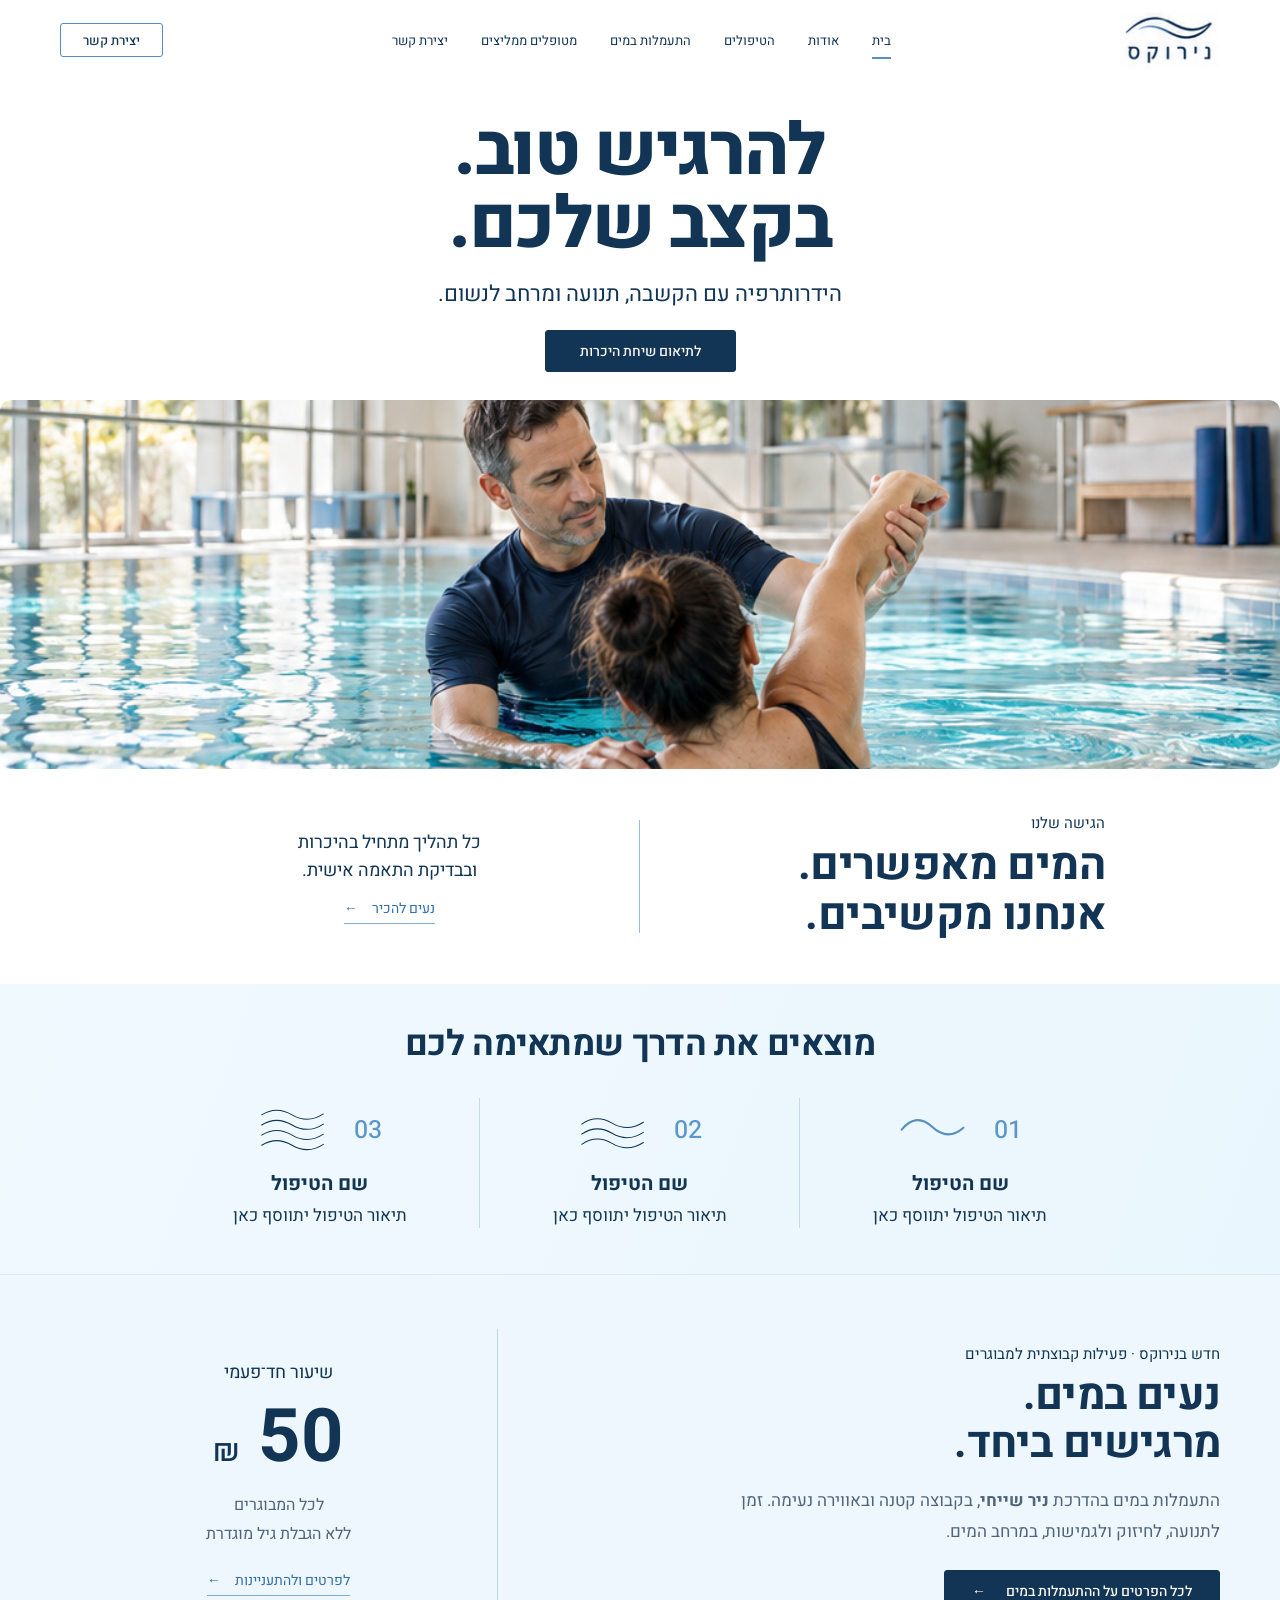
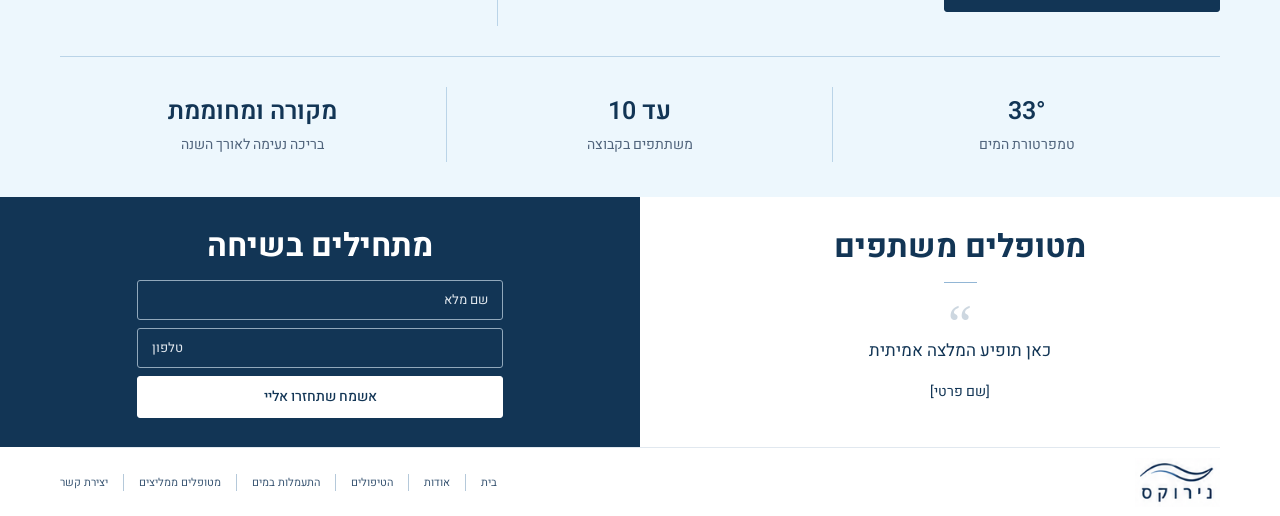
<file: index.html>
<!doctype html>
<html lang="he" dir="rtl"><head><meta charset="utf-8"><meta name="viewport" content="width=device-width, initial-scale=1"><title>הידרותרפיה בגישה אישית | נירוקס</title><meta name="description" content="נירוקס, הידרותרפיה והתעמלות במים. פעילות קבוצתית למבוגרים בהדרכת ניר שייחי, בבריכה מקורה ומחוממת."><meta name="theme-color" content="#123555"><link rel="icon" href="assets/favicon.svg" type="image/svg+xml"><link rel="stylesheet" href="styles.css"><script src="script.js" defer></script></head>
<body class="home-page"><a class="skip-link" href="#main-content">דילוג לתוכן</a><div class="site-shell"><header class="site-header container"><a class="brand" href="index.html" aria-label="נירוקס, עמוד הבית"><img src="assets/logo.png" width="105" height="60" alt="נירוקס"></a><nav class="main-nav" id="main-navigation" data-navigation aria-label="תפריט ראשי"><a href="index.html" aria-current="page">בית</a><a href="about.html">אודות</a><a href="treatments.html">הטיפולים</a><a href="water-exercise.html">התעמלות במים</a><a href="testimonials.html">מטופלים ממליצים</a><a href="contact.html">יצירת קשר</a></nav><a href="contact.html" class="button button-outline">יצירת קשר</a><button class="menu-toggle" type="button" data-menu-toggle aria-controls="main-navigation" aria-expanded="false" aria-label="פתיחת תפריט"><span></span><span></span><span></span></button></header><main id="main-content"><section class="home-hero" aria-label="ברוכים הבאים לנירוקס"><div class="hero-copy"><h1>להרגיש טוב.<br>בקצב שלכם.</h1><p>הידרותרפיה עם הקשבה, תנועה ומרחב לנשום.</p><a class="button" href="contact.html">לתיאום שיחת היכרות</a></div><img class="hero-image" src="assets/hydrotherapy.jpg" width="1024" height="369" alt="מטפל במים מלווה בעדינות תנועת זרוע של מטופלת בבריכה מוארת" fetchpriority="high"></section><section class="approach" aria-labelledby="approach-title"><div class="approach-heading"><span class="eyebrow">הגישה שלנו</span><h2 id="approach-title">המים מאפשרים.<br>אנחנו מקשיבים.</h2></div><div class="approach-copy"><p>כל תהליך מתחיל בהיכרות<br>ובבדיקת התאמה אישית.</p><a class="text-link" href="about.html">נעים להכיר <span aria-hidden="true">←</span></a></div></section><section class="treatments-preview" aria-labelledby="treatments-title"><h2 id="treatments-title">מוצאים את הדרך שמתאימה לכם</h2><div class="treatment-grid"><article class="treatment-item"><div class="treatment-top"><span class="treatment-number">01</span><svg class="water-icon" viewBox="0 0 76 54" aria-hidden="true"><path d="M4 26 Q20 7 37 23 T71 24" fill="none" stroke="#568fc1" stroke-width="2.3" stroke-linecap="round"/></svg></div><h3><a href="treatments.html#treatment-1">שם הטיפול<span class="sr-only"> 1</span></a></h3><p>תיאור הטיפול יתווסף כאן</p></article><article class="treatment-item"><div class="treatment-top"><span class="treatment-number">02</span><svg class="water-icon" viewBox="0 0 76 54" aria-hidden="true"><path d="M4 20 Q20 9 37 19 T71 18 M4 31 Q20 20 37 30 T71 29 M4 42 Q20 31 37 41 T71 40" fill="none" stroke="#123555" stroke-width="1.1" stroke-linecap="round"/></svg></div><h3><a href="treatments.html#treatment-2">שם הטיפול<span class="sr-only"> 2</span></a></h3><p>תיאור הטיפול יתווסף כאן</p></article><article class="treatment-item"><div class="treatment-top"><span class="treatment-number">03</span><svg class="water-icon" viewBox="0 0 76 54" aria-hidden="true"><path d="M4 10 Q20 0 37 10 T71 9 M4 21 Q20 11 37 21 T71 20 M4 32 Q20 22 37 32 T71 31 M4 43 Q20 33 37 43 T71 42" fill="none" stroke="#123555" stroke-width="1.1" stroke-linecap="round"/></svg></div><h3><a href="treatments.html#treatment-3">שם הטיפול<span class="sr-only"> 3</span></a></h3><p>תיאור הטיפול יתווסף כאן</p></article></div></section><section class="water-highlight" aria-labelledby="water-title"><div class="container"><div class="water-heading"><div><span class="eyebrow">חדש בנירוקס · פעילות קבוצתית למבוגרים</span><h2 id="water-title">נעים במים.<br>מרגישים ביחד.</h2><p>התעמלות במים בהדרכת <strong>ניר שייחי</strong>, בקבוצה קטנה ובאווירה נעימה. זמן לתנועה, לחיזוק ולגמישות, במרחב המים.</p><a class="button" href="water-exercise.html">לכל הפרטים על ההתעמלות במים <span aria-hidden="true">←</span></a></div><div class="water-price"><span>שיעור חד־פעמי</span><strong>50 <small>₪</small></strong><p>לכל המבוגרים<br>ללא הגבלת גיל מוגדרת</p><a class="text-link" href="contact.html#interest">לפרטים ולהתעניינות <span aria-hidden="true">←</span></a></div></div><div class="water-facts"><div><strong>33°</strong><span>טמפרטורת המים</span></div><div><strong>עד 10</strong><span>משתתפים בקבוצה</span></div><div><strong>מקורה ומחוממת</strong><span>בריכה נעימה לאורך השנה</span></div></div></div></section><div class="bottom-grid"><section class="testimonial-preview" aria-labelledby="testimonial-title"><h2 id="testimonial-title"><a href="testimonials.html">מטופלים משתפים</a></h2><span class="little-rule" aria-hidden="true"></span><span class="quote-mark" aria-hidden="true">“</span><blockquote>כאן תופיע המלצה אמיתית</blockquote><cite>[שם פרטי]</cite></section><section class="contact-panel" aria-labelledby="contact-title"><h2 id="contact-title">מתחילים בשיחה</h2><form class="compact-form" data-demo-form><div data-form-fields><div class="sr-only">טופס הדגמה בלבד. הפרטים אינם נשלחים או נשמרים.</div><div class="compact-fields"><div class="field"><label class="sr-only" for="home-name">שם מלא</label><input id="home-name" name="name" autocomplete="name" required maxlength="100" placeholder="שם מלא"></div><div class="field"><label class="sr-only" for="home-phone">טלפון</label><input id="home-phone" name="phone" type="tel" autocomplete="tel" required pattern="[+0-9 ()-]{8,20}" title="יש להזין מספר טלפון באורך 8 עד 20 תווים" maxlength="20" placeholder="טלפון"></div></div><button class="button button-white" type="submit">אשמח שתחזרו אליי</button></div><div class="form-status" data-form-status role="status" tabindex="-1" hidden><strong>תודה, הפרטים התקבלו.</strong><p>אחזור אליכם בהקדם.</p><small>זוהי הדגמה בלבד. הפרטים לא נשלחו ולא נשמרו.</small><button class="button button-white success-reset" type="button" data-form-reset>חזרה לטופס</button></div></form></section></div></main><footer class="site-footer container"><a class="brand" href="index.html" aria-label="נירוקס, עמוד הבית"><img src="assets/logo.png" width="105" height="60" alt="נירוקס"></a><nav class="footer-nav" aria-label="תפריט תחתון"><a href="index.html">בית</a><a href="about.html">אודות</a><a href="treatments.html">הטיפולים</a><a href="water-exercise.html">התעמלות במים</a><a href="testimonials.html">מטופלים ממליצים</a><a href="contact.html">יצירת קשר</a></nav></footer></div></body></html>
</file>
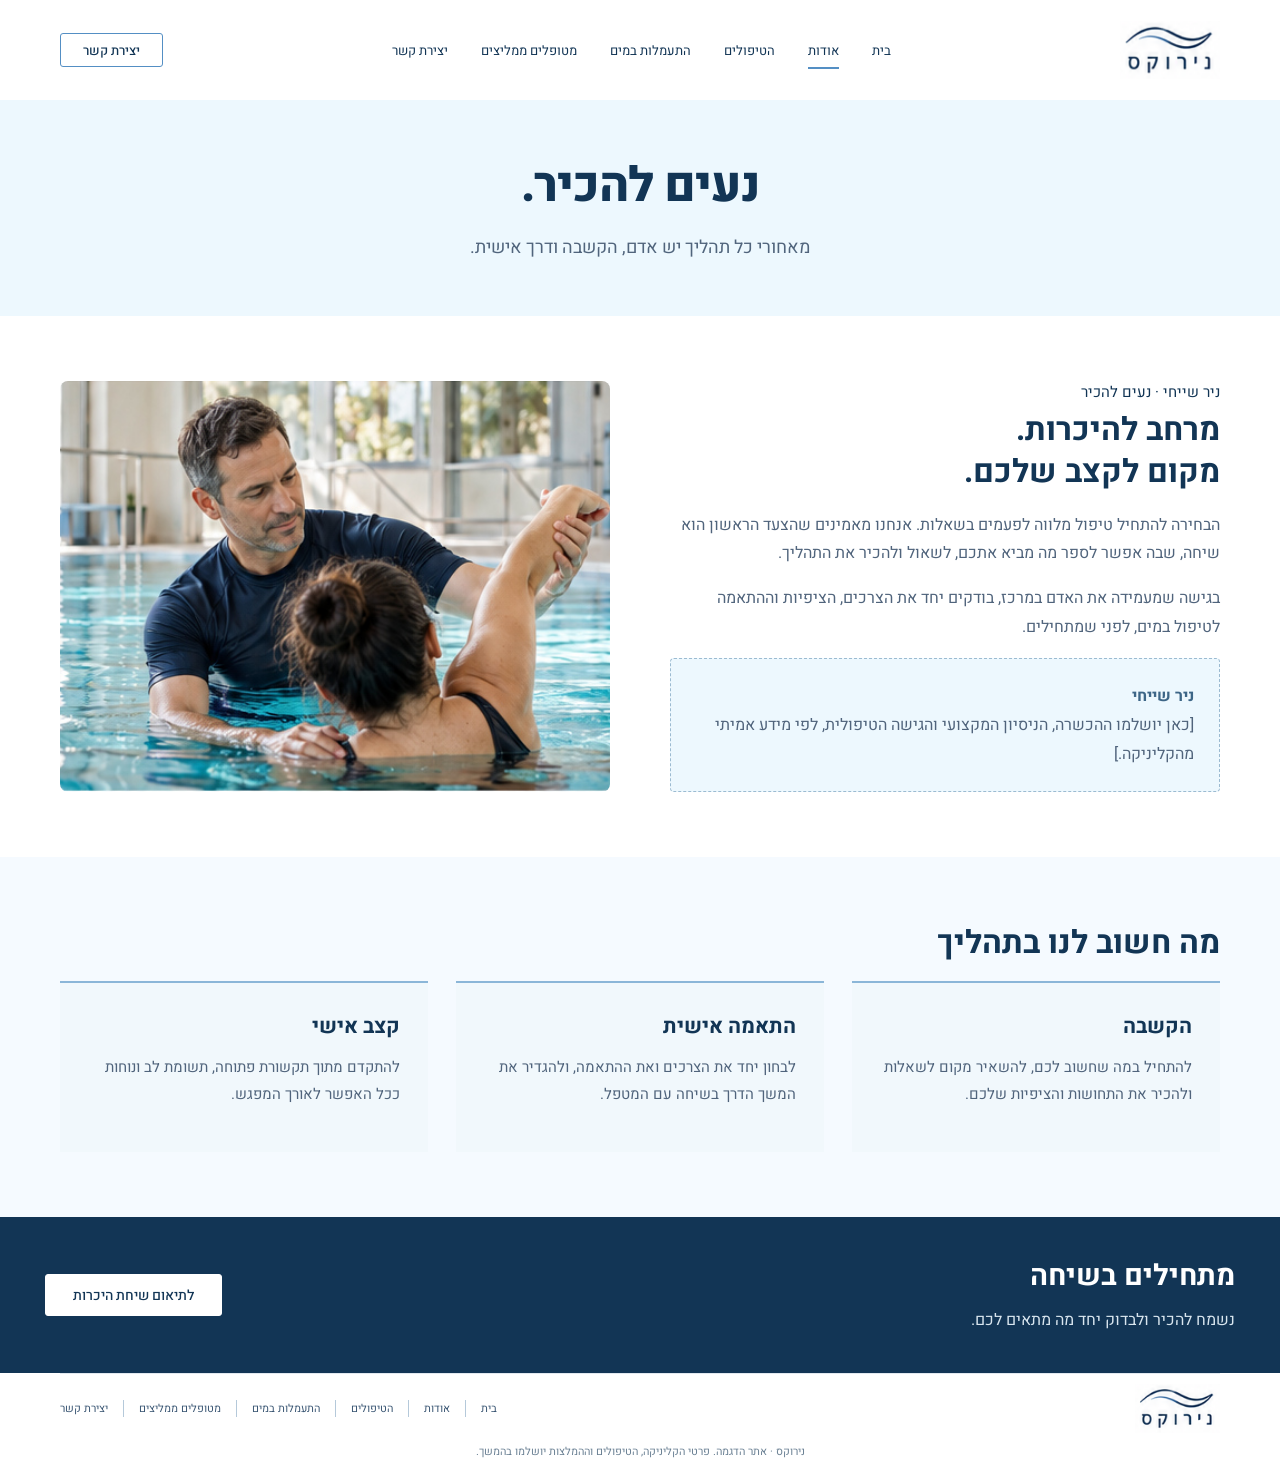
<file: about.html>
<!doctype html>
<html lang="he" dir="rtl"><head><meta charset="utf-8"><meta name="viewport" content="width=device-width, initial-scale=1"><title>אודות | נירוקס</title><meta name="description" content="נירוקס, הידרותרפיה והתעמלות במים. פעילות קבוצתית למבוגרים בהדרכת ניר שייחי, בבריכה מקורה ומחוממת."><meta name="theme-color" content="#123555"><link rel="icon" href="assets/favicon.svg" type="image/svg+xml"><link rel="stylesheet" href="styles.css"><script src="script.js" defer></script></head>
<body class="inner-page"><a class="skip-link" href="#main-content">דילוג לתוכן</a><div class="site-shell"><header class="site-header container"><a class="brand" href="index.html" aria-label="נירוקס, עמוד הבית"><img src="assets/logo.png" width="105" height="60" alt="נירוקס"></a><nav class="main-nav" id="main-navigation" data-navigation aria-label="תפריט ראשי"><a href="index.html">בית</a><a href="about.html" aria-current="page">אודות</a><a href="treatments.html">הטיפולים</a><a href="water-exercise.html">התעמלות במים</a><a href="testimonials.html">מטופלים ממליצים</a><a href="contact.html">יצירת קשר</a></nav><a href="contact.html" class="button button-outline">יצירת קשר</a><button class="menu-toggle" type="button" data-menu-toggle aria-controls="main-navigation" aria-expanded="false" aria-label="פתיחת תפריט"><span></span><span></span><span></span></button></header><main id="main-content"><section class="page-intro"><h1>נעים להכיר.</h1><p>מאחורי כל תהליך יש אדם, הקשבה ודרך אישית.</p></section><section class="content-section container split-layout"><div><span class="eyebrow">ניר שייחי · נעים להכיר</span><h2>מרחב להיכרות.<br>מקום לקצב שלכם.</h2><p>הבחירה להתחיל טיפול מלווה לפעמים בשאלות. אנחנו מאמינים שהצעד הראשון הוא שיחה, שבה אפשר לספר מה מביא אתכם, לשאול ולהכיר את התהליך.</p><p>בגישה שמעמידה את האדם במרכז, בודקים יחד את הצרכים, הציפיות וההתאמה לטיפול במים, לפני שמתחילים.</p><div class="placeholder-box"><strong>ניר שייחי</strong><p>[כאן יושלמו ההכשרה, הניסיון המקצועי והגישה הטיפולית, לפי מידע אמיתי מהקליניקה.]</p></div></div><img class="inner-photo" src="assets/hydrotherapy.jpg" width="1024" height="369" alt="ליווי אישי בזמן טיפול במים"></section><section class="subtle-background"><div class="content-section container"><h2>מה חשוב לנו בתהליך</h2><div class="info-grid"><article class="info-item"><h3>הקשבה</h3><p>להתחיל במה שחשוב לכם, להשאיר מקום לשאלות ולהכיר את התחושות והציפיות שלכם.</p></article><article class="info-item"><h3>התאמה אישית</h3><p>לבחון יחד את הצרכים ואת ההתאמה, ולהגדיר את המשך הדרך בשיחה עם המטפל.</p></article><article class="info-item"><h3>קצב אישי</h3><p>להתקדם מתוך תקשורת פתוחה, תשומת לב ונוחות ככל האפשר לאורך המפגש.</p></article></div></div></section><section class="wide-cta"><div><h2>מתחילים בשיחה</h2><p>נשמח להכיר ולבדוק יחד מה מתאים לכם.</p></div><a class="button button-white" href="contact.html">לתיאום שיחת היכרות</a></section></main><footer class="site-footer container"><a class="brand" href="index.html" aria-label="נירוקס, עמוד הבית"><img src="assets/logo.png" width="105" height="60" alt="נירוקס"></a><nav class="footer-nav" aria-label="תפריט תחתון"><a href="index.html">בית</a><a href="about.html">אודות</a><a href="treatments.html">הטיפולים</a><a href="water-exercise.html">התעמלות במים</a><a href="testimonials.html">מטופלים ממליצים</a><a href="contact.html">יצירת קשר</a></nav></footer><p class="footer-note">נירוקס · אתר הדגמה. פרטי הקליניקה, הטיפולים וההמלצות יושלמו בהמשך.</p></div></body></html>
</file>
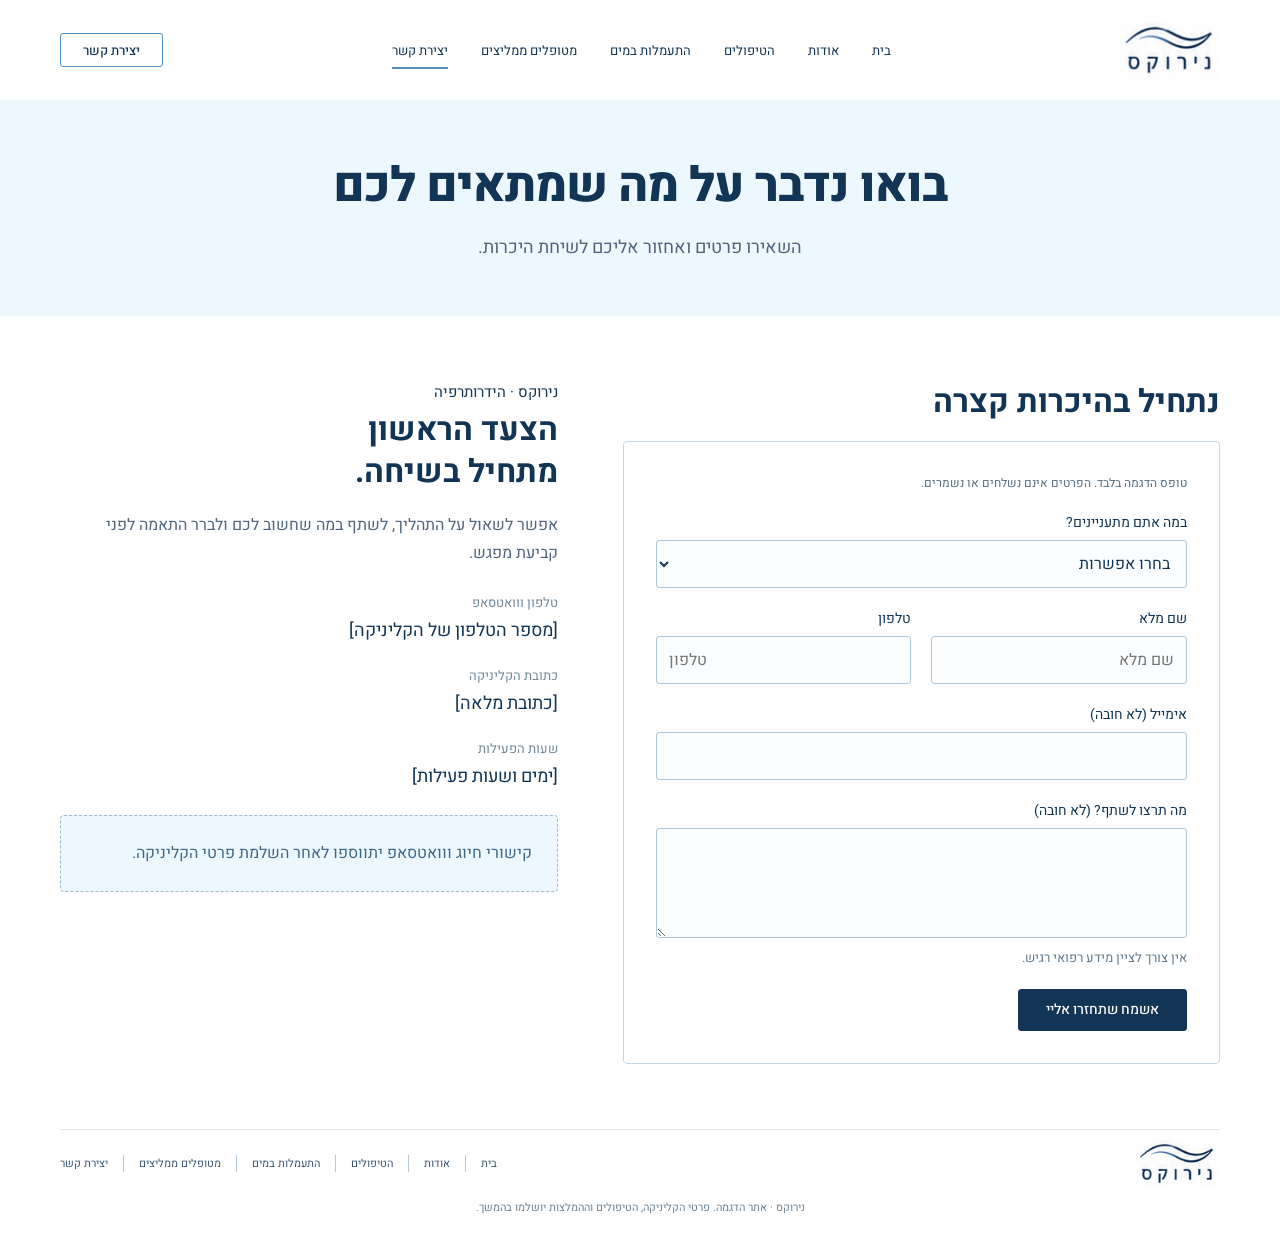
<file: contact.html>
<!doctype html>
<html lang="he" dir="rtl"><head><meta charset="utf-8"><meta name="viewport" content="width=device-width, initial-scale=1"><title>יצירת קשר | נירוקס</title><meta name="description" content="נירוקס, הידרותרפיה והתעמלות במים. פעילות קבוצתית למבוגרים בהדרכת ניר שייחי, בבריכה מקורה ומחוממת."><meta name="theme-color" content="#123555"><link rel="icon" href="assets/favicon.svg" type="image/svg+xml"><link rel="stylesheet" href="styles.css"><script src="script.js" defer></script></head>
<body class="inner-page"><a class="skip-link" href="#main-content">דילוג לתוכן</a><div class="site-shell"><header class="site-header container"><a class="brand" href="index.html" aria-label="נירוקס, עמוד הבית"><img src="assets/logo.png" width="105" height="60" alt="נירוקס"></a><nav class="main-nav" id="main-navigation" data-navigation aria-label="תפריט ראשי"><a href="index.html">בית</a><a href="about.html">אודות</a><a href="treatments.html">הטיפולים</a><a href="water-exercise.html">התעמלות במים</a><a href="testimonials.html">מטופלים ממליצים</a><a href="contact.html" aria-current="page">יצירת קשר</a></nav><a href="contact.html" class="button button-outline">יצירת קשר</a><button class="menu-toggle" type="button" data-menu-toggle aria-controls="main-navigation" aria-expanded="false" aria-label="פתיחת תפריט"><span></span><span></span><span></span></button></header><main id="main-content"><section class="page-intro"><h1>בואו נדבר על מה שמתאים לכם</h1><p>השאירו פרטים ואחזור אליכם לשיחת היכרות.</p></section><section class="content-section container contact-layout"><div><h2>נתחיל בהיכרות קצרה</h2><form class="full-form" data-demo-form><div data-form-fields><div class="demo-note">טופס הדגמה בלבד. הפרטים אינם נשלחים או נשמרים.</div><div class="field" id="interest"><label for="contact-interest">במה אתם מתעניינים?</label><select id="contact-interest" name="interest"><option value="">בחרו אפשרות</option><option value="hydrotherapy">הידרותרפיה</option><option value="water-exercise">התעמלות במים עם ניר שייחי</option><option value="both">אשמח לשמוע על שתי האפשרויות</option></select></div><div class="form-two-cols"><div class="field"><label  for="contact-name">שם מלא</label><input id="contact-name" name="name" autocomplete="name" required maxlength="100" placeholder="שם מלא"></div><div class="field"><label  for="contact-phone">טלפון</label><input id="contact-phone" name="phone" type="tel" autocomplete="tel" required pattern="[+0-9 ()-]{8,20}" title="יש להזין מספר טלפון באורך 8 עד 20 תווים" maxlength="20" placeholder="טלפון"></div></div><div class="field"><label for="contact-email">אימייל (לא חובה)</label><input id="contact-email" name="email" type="email" autocomplete="email" dir="ltr" maxlength="200"></div><div class="field"><label for="contact-message">מה תרצו לשתף? (לא חובה)</label><textarea id="contact-message" name="message" maxlength="2000" aria-describedby="contact-privacy"></textarea><span class="small-note" id="contact-privacy">אין צורך לציין מידע רפואי רגיש.</span></div><button class="button " type="submit">אשמח שתחזרו אליי</button></div><div class="form-status" data-form-status role="status" tabindex="-1" hidden><strong>תודה, הפרטים התקבלו.</strong><p>אחזור אליכם בהקדם.</p><small>זוהי הדגמה בלבד. הפרטים לא נשלחו ולא נשמרו.</small><button class="button  success-reset" type="button" data-form-reset>חזרה לטופס</button></div></form></div><aside class="contact-details"><span class="eyebrow">נירוקס · הידרותרפיה</span><h2>הצעד הראשון<br>מתחיל בשיחה.</h2><p>אפשר לשאול על התהליך, לשתף במה שחשוב לכם ולברר התאמה לפני קביעת מפגש.</p><dl><dt>טלפון ווואטסאפ</dt><dd>[מספר הטלפון של הקליניקה]</dd><dt>כתובת הקליניקה</dt><dd>[כתובת מלאה]</dd><dt>שעות הפעילות</dt><dd>[ימים ושעות פעילות]</dd></dl><div class="placeholder-box">קישורי חיוג ווואטסאפ יתווספו לאחר השלמת פרטי הקליניקה.</div></aside></section></main><footer class="site-footer container"><a class="brand" href="index.html" aria-label="נירוקס, עמוד הבית"><img src="assets/logo.png" width="105" height="60" alt="נירוקס"></a><nav class="footer-nav" aria-label="תפריט תחתון"><a href="index.html">בית</a><a href="about.html">אודות</a><a href="treatments.html">הטיפולים</a><a href="water-exercise.html">התעמלות במים</a><a href="testimonials.html">מטופלים ממליצים</a><a href="contact.html">יצירת קשר</a></nav></footer><p class="footer-note">נירוקס · אתר הדגמה. פרטי הקליניקה, הטיפולים וההמלצות יושלמו בהמשך.</p></div></body></html>
</file>
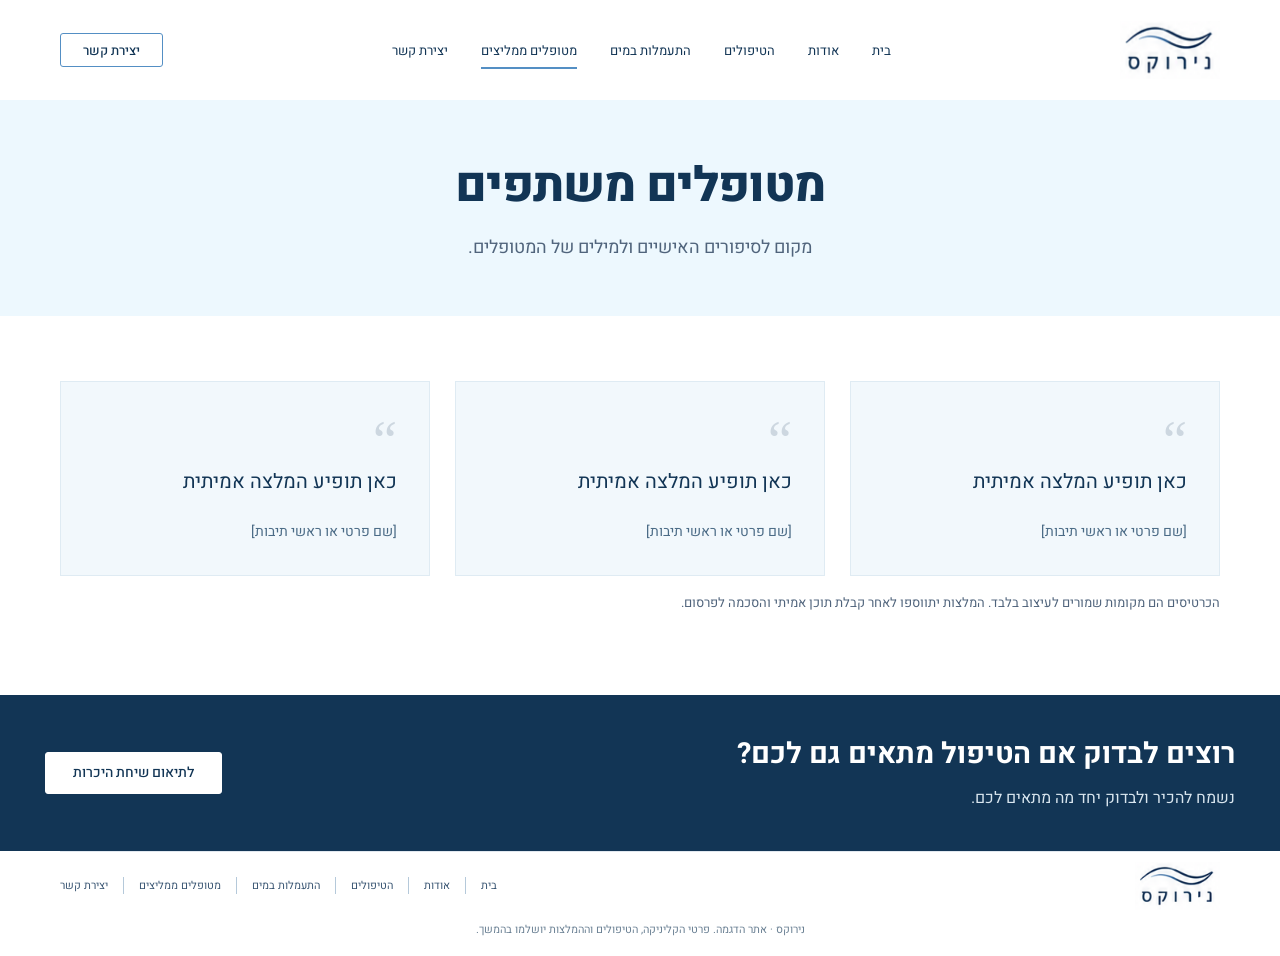
<file: testimonials.html>
<!doctype html>
<html lang="he" dir="rtl"><head><meta charset="utf-8"><meta name="viewport" content="width=device-width, initial-scale=1"><title>מטופלים ממליצים | נירוקס</title><meta name="description" content="נירוקס, הידרותרפיה והתעמלות במים. פעילות קבוצתית למבוגרים בהדרכת ניר שייחי, בבריכה מקורה ומחוממת."><meta name="theme-color" content="#123555"><link rel="icon" href="assets/favicon.svg" type="image/svg+xml"><link rel="stylesheet" href="styles.css"><script src="script.js" defer></script></head>
<body class="inner-page"><a class="skip-link" href="#main-content">דילוג לתוכן</a><div class="site-shell"><header class="site-header container"><a class="brand" href="index.html" aria-label="נירוקס, עמוד הבית"><img src="assets/logo.png" width="105" height="60" alt="נירוקס"></a><nav class="main-nav" id="main-navigation" data-navigation aria-label="תפריט ראשי"><a href="index.html">בית</a><a href="about.html">אודות</a><a href="treatments.html">הטיפולים</a><a href="water-exercise.html">התעמלות במים</a><a href="testimonials.html" aria-current="page">מטופלים ממליצים</a><a href="contact.html">יצירת קשר</a></nav><a href="contact.html" class="button button-outline">יצירת קשר</a><button class="menu-toggle" type="button" data-menu-toggle aria-controls="main-navigation" aria-expanded="false" aria-label="פתיחת תפריט"><span></span><span></span><span></span></button></header><main id="main-content"><section class="page-intro"><h1>מטופלים משתפים</h1><p>מקום לסיפורים האישיים ולמילים של המטופלים.</p></section><section class="content-section container"><div class="review-grid"><article class="review-card"><span class="quote-mark" aria-hidden="true">“</span><blockquote>כאן תופיע המלצה אמיתית</blockquote><cite>[שם פרטי או ראשי תיבות]</cite></article><article class="review-card"><span class="quote-mark" aria-hidden="true">“</span><blockquote>כאן תופיע המלצה אמיתית</blockquote><cite>[שם פרטי או ראשי תיבות]</cite></article><article class="review-card"><span class="quote-mark" aria-hidden="true">“</span><blockquote>כאן תופיע המלצה אמיתית</blockquote><cite>[שם פרטי או ראשי תיבות]</cite></article></div><p class="small-note">הכרטיסים הם מקומות שמורים לעיצוב בלבד. המלצות יתווספו לאחר קבלת תוכן אמיתי והסכמה לפרסום.</p></section><section class="wide-cta"><div><h2>רוצים לבדוק אם הטיפול מתאים גם לכם?</h2><p>נשמח להכיר ולבדוק יחד מה מתאים לכם.</p></div><a class="button button-white" href="contact.html">לתיאום שיחת היכרות</a></section></main><footer class="site-footer container"><a class="brand" href="index.html" aria-label="נירוקס, עמוד הבית"><img src="assets/logo.png" width="105" height="60" alt="נירוקס"></a><nav class="footer-nav" aria-label="תפריט תחתון"><a href="index.html">בית</a><a href="about.html">אודות</a><a href="treatments.html">הטיפולים</a><a href="water-exercise.html">התעמלות במים</a><a href="testimonials.html">מטופלים ממליצים</a><a href="contact.html">יצירת קשר</a></nav></footer><p class="footer-note">נירוקס · אתר הדגמה. פרטי הקליניקה, הטיפולים וההמלצות יושלמו בהמשך.</p></div></body></html>
</file>
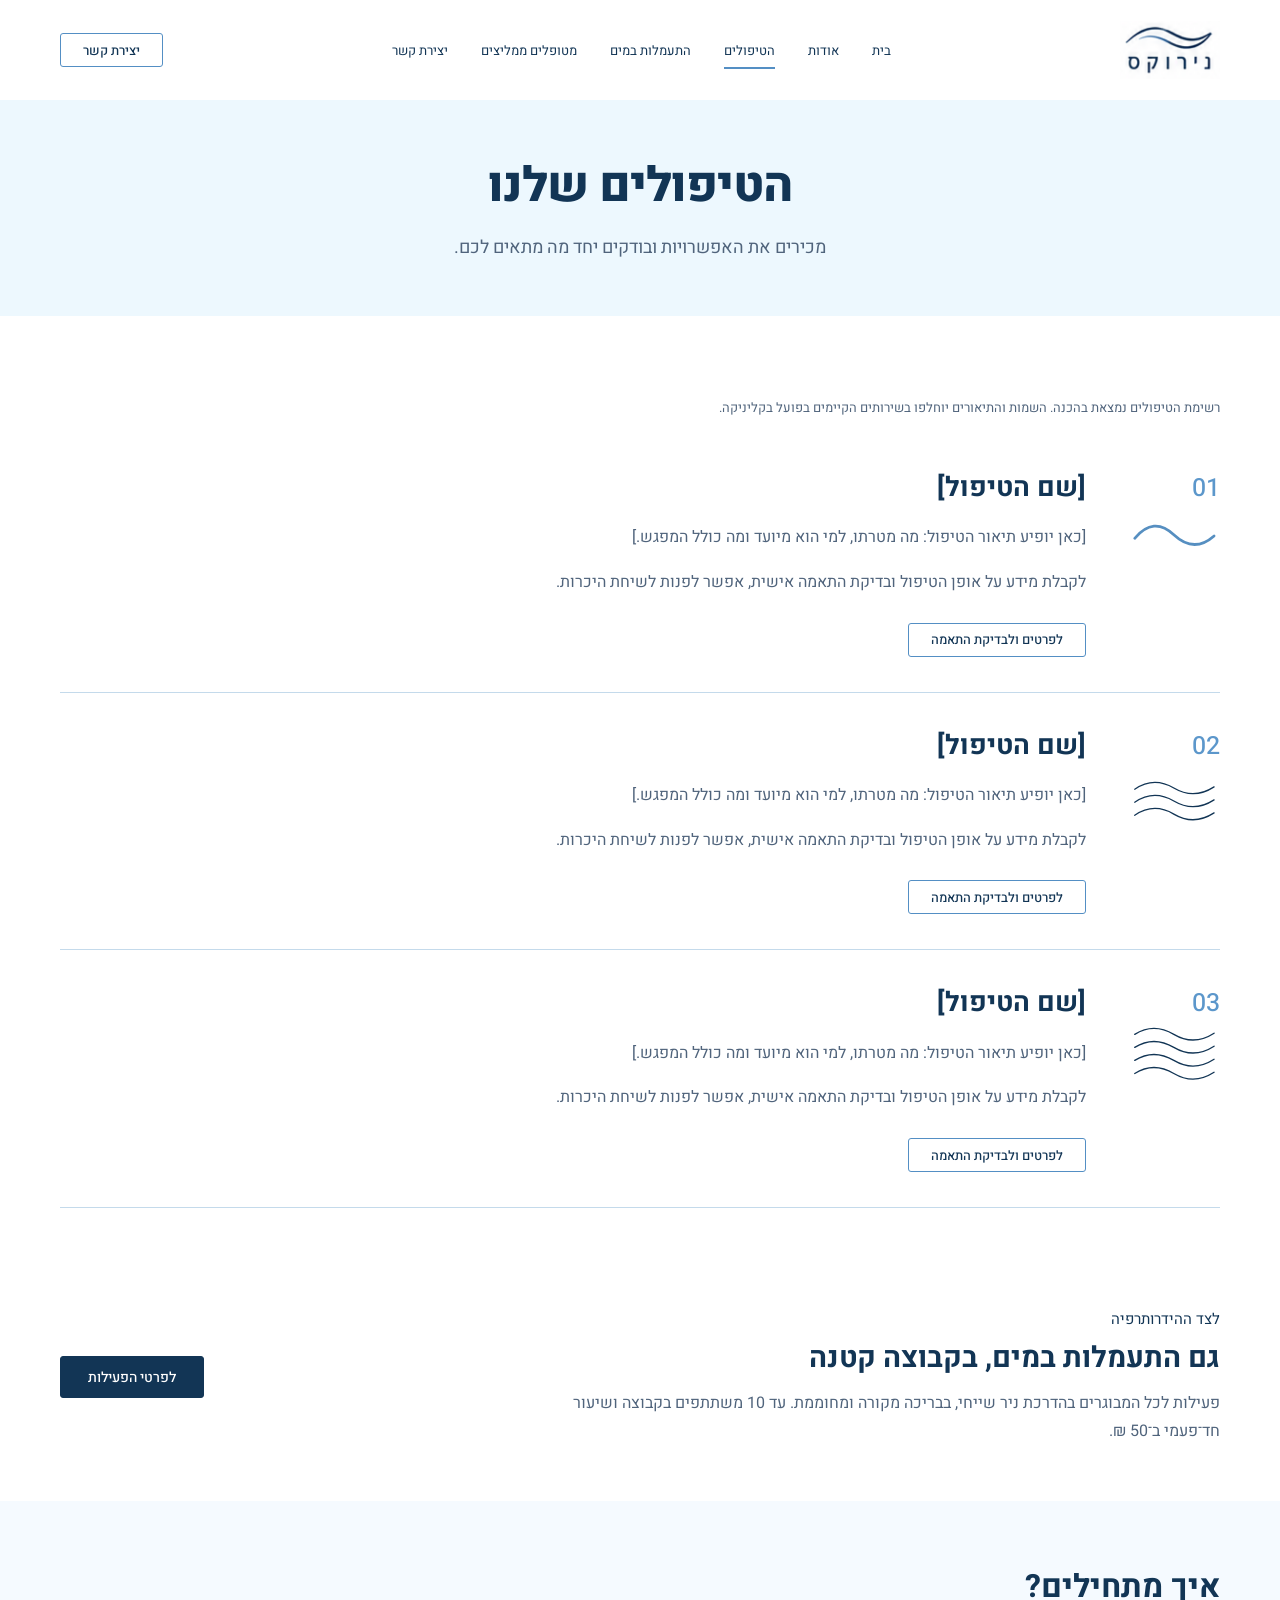
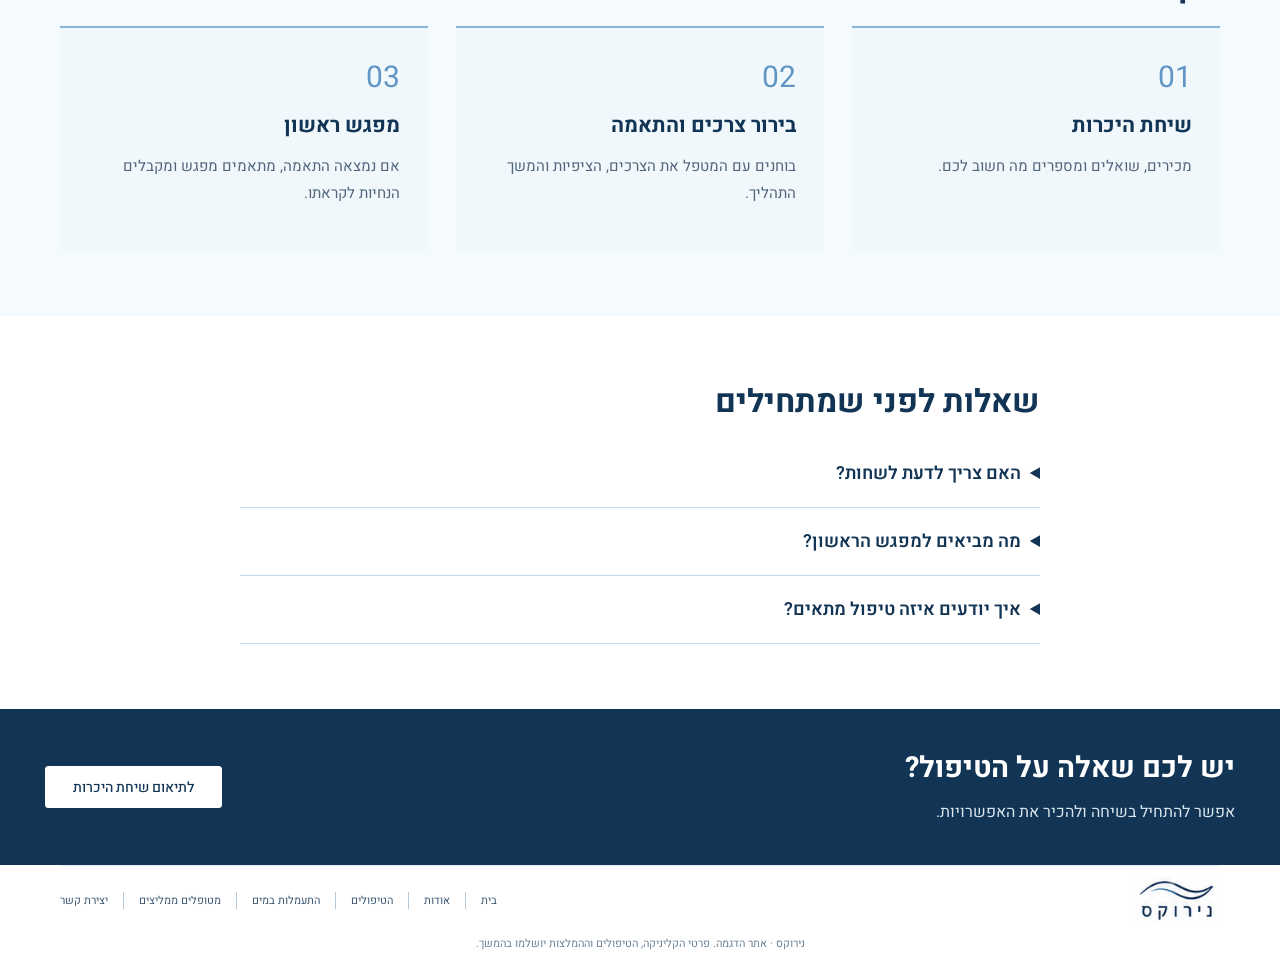
<file: treatments.html>
<!doctype html>
<html lang="he" dir="rtl"><head><meta charset="utf-8"><meta name="viewport" content="width=device-width, initial-scale=1"><title>הטיפולים | נירוקס</title><meta name="description" content="נירוקס, הידרותרפיה והתעמלות במים. פעילות קבוצתית למבוגרים בהדרכת ניר שייחי, בבריכה מקורה ומחוממת."><meta name="theme-color" content="#123555"><link rel="icon" href="assets/favicon.svg" type="image/svg+xml"><link rel="stylesheet" href="styles.css"><script src="script.js" defer></script></head>
<body class="inner-page"><a class="skip-link" href="#main-content">דילוג לתוכן</a><div class="site-shell"><header class="site-header container"><a class="brand" href="index.html" aria-label="נירוקס, עמוד הבית"><img src="assets/logo.png" width="105" height="60" alt="נירוקס"></a><nav class="main-nav" id="main-navigation" data-navigation aria-label="תפריט ראשי"><a href="index.html">בית</a><a href="about.html">אודות</a><a href="treatments.html" aria-current="page">הטיפולים</a><a href="water-exercise.html">התעמלות במים</a><a href="testimonials.html">מטופלים ממליצים</a><a href="contact.html">יצירת קשר</a></nav><a href="contact.html" class="button button-outline">יצירת קשר</a><button class="menu-toggle" type="button" data-menu-toggle aria-controls="main-navigation" aria-expanded="false" aria-label="פתיחת תפריט"><span></span><span></span><span></span></button></header><main id="main-content"><section class="page-intro"><h1>הטיפולים שלנו</h1><p>מכירים את האפשרויות ובודקים יחד מה מתאים לכם.</p></section><section class="content-section container"><p class="small-note">רשימת הטיפולים נמצאת בהכנה. השמות והתיאורים יוחלפו בשירותים הקיימים בפועל בקליניקה.</p><article class="treatment-detail" id="treatment-1"><div><span class="treatment-number">01</span><svg class="water-icon" viewBox="0 0 76 54" aria-hidden="true"><path d="M4 26 Q20 7 37 23 T71 24" fill="none" stroke="#568fc1" stroke-width="2.3" stroke-linecap="round"/></svg></div><div><h2>[שם הטיפול]</h2><p>[כאן יופיע תיאור הטיפול: מה מטרתו, למי הוא מיועד ומה כולל המפגש.]</p><p>לקבלת מידע על אופן הטיפול ובדיקת התאמה אישית, אפשר לפנות לשיחת היכרות.</p><a class="button button-outline" href="contact.html">לפרטים ולבדיקת התאמה</a></div></article><article class="treatment-detail" id="treatment-2"><div><span class="treatment-number">02</span><svg class="water-icon" viewBox="0 0 76 54" aria-hidden="true"><path d="M4 20 Q20 9 37 19 T71 18 M4 31 Q20 20 37 30 T71 29 M4 42 Q20 31 37 41 T71 40" fill="none" stroke="#123555" stroke-width="1.1" stroke-linecap="round"/></svg></div><div><h2>[שם הטיפול]</h2><p>[כאן יופיע תיאור הטיפול: מה מטרתו, למי הוא מיועד ומה כולל המפגש.]</p><p>לקבלת מידע על אופן הטיפול ובדיקת התאמה אישית, אפשר לפנות לשיחת היכרות.</p><a class="button button-outline" href="contact.html">לפרטים ולבדיקת התאמה</a></div></article><article class="treatment-detail" id="treatment-3"><div><span class="treatment-number">03</span><svg class="water-icon" viewBox="0 0 76 54" aria-hidden="true"><path d="M4 10 Q20 0 37 10 T71 9 M4 21 Q20 11 37 21 T71 20 M4 32 Q20 22 37 32 T71 31 M4 43 Q20 33 37 43 T71 42" fill="none" stroke="#123555" stroke-width="1.1" stroke-linecap="round"/></svg></div><div><h2>[שם הטיפול]</h2><p>[כאן יופיע תיאור הטיפול: מה מטרתו, למי הוא מיועד ומה כולל המפגש.]</p><p>לקבלת מידע על אופן הטיפול ובדיקת התאמה אישית, אפשר לפנות לשיחת היכרות.</p><a class="button button-outline" href="contact.html">לפרטים ולבדיקת התאמה</a></div></article></section><section class="container water-service-link"><div><span class="eyebrow">לצד ההידרותרפיה</span><h2>גם התעמלות במים, בקבוצה קטנה</h2><p>פעילות לכל המבוגרים בהדרכת ניר שייחי, בבריכה מקורה ומחוממת. עד 10 משתתפים בקבוצה ושיעור חד־פעמי ב־50 ₪.</p></div><a class="button" href="water-exercise.html">לפרטי הפעילות</a></section><section class="subtle-background"><div class="content-section container"><h2>איך מתחילים?</h2><div class="info-grid steps"><article class="info-item step"><h3>שיחת היכרות</h3><p>מכירים, שואלים ומספרים מה חשוב לכם.</p></article><article class="info-item step"><h3>בירור צרכים והתאמה</h3><p>בוחנים עם המטפל את הצרכים, הציפיות והמשך התהליך.</p></article><article class="info-item step"><h3>מפגש ראשון</h3><p>אם נמצאה התאמה, מתאמים מפגש ומקבלים הנחיות לקראתו.</p></article></div></div></section><section class="content-section container"><div class="faq"><h2>שאלות לפני שמתחילים</h2><details><summary>האם צריך לדעת לשחות?</summary><p>בשיחת ההיכרות כדאי לשתף ברמת הנוחות שלכם במים. המטפל יסביר מה נדרש ויבחן את ההתאמה שלכם לתהליך.</p></details><details><summary>מה מביאים למפגש הראשון?</summary><p>לקראת המפגש תקבלו מהקליניקה הנחיות לגבי הציוד והמסמכים הדרושים.</p></details><details><summary>איך יודעים איזה טיפול מתאים?</summary><p>ההתאמה נבחנת בשיחה עם המטפל, על בסיס הצרכים והמידע הרלוונטי שתשתפו.</p></details></div></section><section class="wide-cta"><div><h2>יש לכם שאלה על הטיפול?</h2><p>אפשר להתחיל בשיחה ולהכיר את האפשרויות.</p></div><a class="button button-white" href="contact.html">לתיאום שיחת היכרות</a></section></main><footer class="site-footer container"><a class="brand" href="index.html" aria-label="נירוקס, עמוד הבית"><img src="assets/logo.png" width="105" height="60" alt="נירוקס"></a><nav class="footer-nav" aria-label="תפריט תחתון"><a href="index.html">בית</a><a href="about.html">אודות</a><a href="treatments.html">הטיפולים</a><a href="water-exercise.html">התעמלות במים</a><a href="testimonials.html">מטופלים ממליצים</a><a href="contact.html">יצירת קשר</a></nav></footer><p class="footer-note">נירוקס · אתר הדגמה. פרטי הקליניקה, הטיפולים וההמלצות יושלמו בהמשך.</p></div></body></html>
</file>
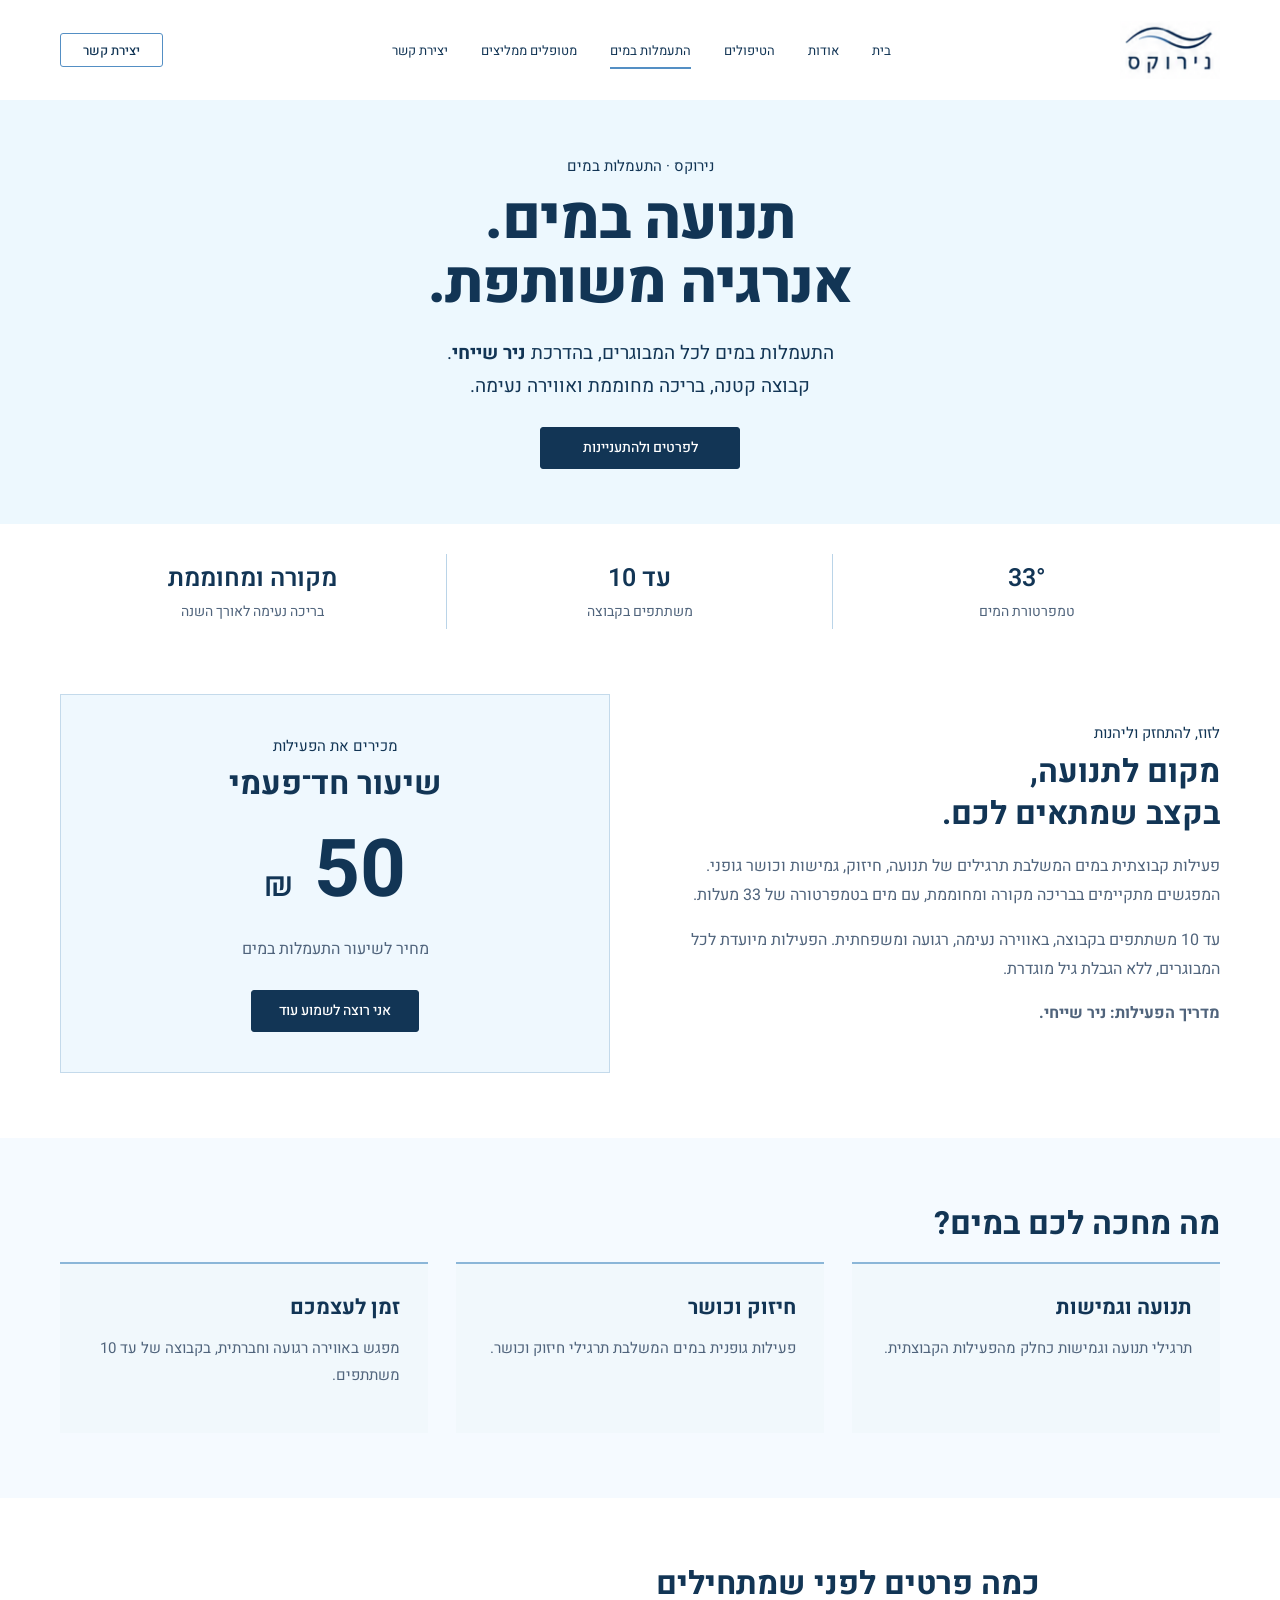
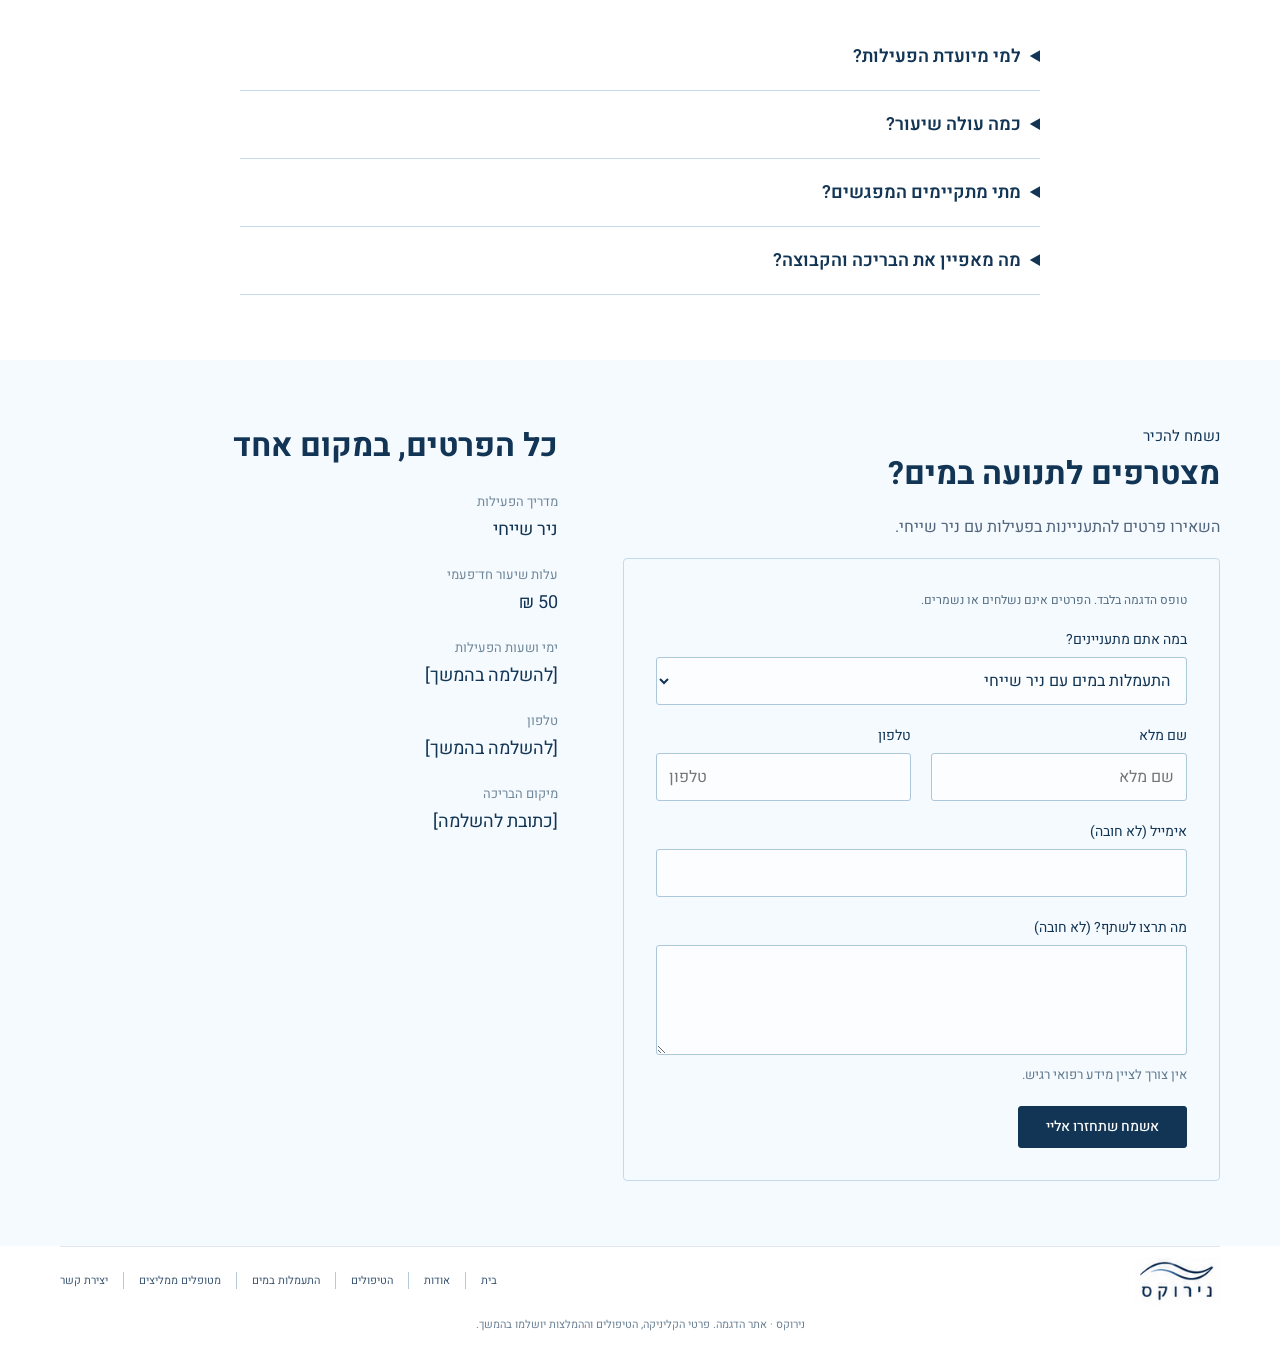
<file: water-exercise.html>
<!doctype html>
<html lang="he" dir="rtl"><head><meta charset="utf-8"><meta name="viewport" content="width=device-width, initial-scale=1"><title>התעמלות במים עם ניר שייחי | נירוקס</title><meta name="description" content="נירוקס, הידרותרפיה והתעמלות במים. פעילות קבוצתית למבוגרים בהדרכת ניר שייחי, בבריכה מקורה ומחוממת."><meta name="theme-color" content="#123555"><link rel="icon" href="assets/favicon.svg" type="image/svg+xml"><link rel="stylesheet" href="styles.css"><script src="script.js" defer></script></head>
<body class="inner-page"><a class="skip-link" href="#main-content">דילוג לתוכן</a><div class="site-shell"><header class="site-header container"><a class="brand" href="index.html" aria-label="נירוקס, עמוד הבית"><img src="assets/logo.png" width="105" height="60" alt="נירוקס"></a><nav class="main-nav" id="main-navigation" data-navigation aria-label="תפריט ראשי"><a href="index.html">בית</a><a href="about.html">אודות</a><a href="treatments.html">הטיפולים</a><a href="water-exercise.html" aria-current="page">התעמלות במים</a><a href="testimonials.html">מטופלים ממליצים</a><a href="contact.html">יצירת קשר</a></nav><a href="contact.html" class="button button-outline">יצירת קשר</a><button class="menu-toggle" type="button" data-menu-toggle aria-controls="main-navigation" aria-expanded="false" aria-label="פתיחת תפריט"><span></span><span></span><span></span></button></header><main id="main-content"><section class="water-page-hero"><div class="container"><span class="eyebrow">נירוקס · התעמלות במים</span><h1>תנועה במים.<br>אנרגיה משותפת.</h1><p>התעמלות במים לכל המבוגרים, בהדרכת <strong>ניר שייחי</strong>.<br>קבוצה קטנה, בריכה מחוממת ואווירה נעימה.</p><a class="button" href="#exercise-form">לפרטים ולהתעניינות</a></div></section><section class="container water-page-facts" aria-label="פרטי הפעילות"><div class="water-facts"><div><strong>33°</strong><span>טמפרטורת המים</span></div><div><strong>עד 10</strong><span>משתתפים בקבוצה</span></div><div><strong>מקורה ומחוממת</strong><span>בריכה נעימה לאורך השנה</span></div></div></section><section class="content-section container split-layout"><div><span class="eyebrow">לזוז, להתחזק וליהנות</span><h2>מקום לתנועה,<br>בקצב שמתאים לכם.</h2><p>פעילות קבוצתית במים המשלבת תרגילים של תנועה, חיזוק, גמישות וכושר גופני. המפגשים מתקיימים בבריכה מקורה ומחוממת, עם מים בטמפרטורה של 33 מעלות.</p><p>עד 10 משתתפים בקבוצה, באווירה נעימה, רגועה ומשפחתית. הפעילות מיועדת לכל המבוגרים, ללא הגבלת גיל מוגדרת.</p><p><strong>מדריך הפעילות: ניר שייחי.</strong></p></div><aside class="water-offer" aria-labelledby="offer-title"><span class="eyebrow">מכירים את הפעילות</span><h2 id="offer-title">שיעור חד־פעמי</h2><div class="offer-price">50 <span>₪</span></div><p>מחיר לשיעור התעמלות במים</p><a class="button" href="#exercise-form">אני רוצה לשמוע עוד</a></aside></section><section class="subtle-background"><div class="content-section container"><h2>מה מחכה לכם במים?</h2><div class="info-grid"><article class="info-item"><h3>תנועה וגמישות</h3><p>תרגילי תנועה וגמישות כחלק מהפעילות הקבוצתית.</p></article><article class="info-item"><h3>חיזוק וכושר</h3><p>פעילות גופנית במים המשלבת תרגילי חיזוק וכושר.</p></article><article class="info-item"><h3>זמן לעצמכם</h3><p>מפגש באווירה רגועה וחברתית, בקבוצה של עד 10 משתתפים.</p></article></div></div></section><section class="content-section container"><div class="faq"><h2>כמה פרטים לפני שמתחילים</h2><details><summary>למי מיועדת הפעילות?</summary><p>הפעילות מיועדת לכל המבוגרים, ללא הגבלת גיל מוגדרת. אפשר להשאיר פרטים ולברר התאמה עם ניר לפני ההצטרפות.</p></details><details><summary>כמה עולה שיעור?</summary><p>שיעור חד־פעמי עולה 50 ₪. בשלב זה לא מוצגות חבילות או התחייבות למספר שיעורים.</p></details><details><summary>מתי מתקיימים המפגשים?</summary><p>ימי ושעות הפעילות יפורסמו בהמשך. ניתן להשאיר פרטים לקבלת מידע.</p></details><details><summary>מה מאפיין את הבריכה והקבוצה?</summary><p>בריכה מקורה ומחוממת לאורך השנה, מים בטמפרטורה של 33 מעלות וקבוצות קטנות של עד 10 משתתפים.</p></details></div></section><section class="subtle-background" id="exercise-form"><div class="content-section container contact-layout"><div><span class="eyebrow">נשמח להכיר</span><h2>מצטרפים לתנועה במים?</h2><p>השאירו פרטים להתעניינות בפעילות עם ניר שייחי.</p><form class="full-form" data-demo-form><div data-form-fields><div class="demo-note">טופס הדגמה בלבד. הפרטים אינם נשלחים או נשמרים.</div><div class="field" id="exercise-interest"><label for="exercise-interest-select">במה אתם מתעניינים?</label><select id="exercise-interest-select" name="interest"><option value="">בחרו אפשרות</option><option value="hydrotherapy">הידרותרפיה</option><option value="water-exercise" selected>התעמלות במים עם ניר שייחי</option><option value="both">אשמח לשמוע על שתי האפשרויות</option></select></div><div class="form-two-cols"><div class="field"><label  for="exercise-name">שם מלא</label><input id="exercise-name" name="name" autocomplete="name" required maxlength="100" placeholder="שם מלא"></div><div class="field"><label  for="exercise-phone">טלפון</label><input id="exercise-phone" name="phone" type="tel" autocomplete="tel" required pattern="[+0-9 ()-]{8,20}" title="יש להזין מספר טלפון באורך 8 עד 20 תווים" maxlength="20" placeholder="טלפון"></div></div><div class="field"><label for="exercise-email">אימייל (לא חובה)</label><input id="exercise-email" name="email" type="email" autocomplete="email" dir="ltr" maxlength="200"></div><div class="field"><label for="exercise-message">מה תרצו לשתף? (לא חובה)</label><textarea id="exercise-message" name="message" maxlength="2000" aria-describedby="exercise-privacy"></textarea><span class="small-note" id="exercise-privacy">אין צורך לציין מידע רפואי רגיש.</span></div><button class="button " type="submit">אשמח שתחזרו אליי</button></div><div class="form-status" data-form-status role="status" tabindex="-1" hidden><strong>תודה, הפרטים התקבלו.</strong><p>אחזור אליכם בהקדם.</p><small>זוהי הדגמה בלבד. הפרטים לא נשלחו ולא נשמרו.</small><button class="button  success-reset" type="button" data-form-reset>חזרה לטופס</button></div></form></div><aside class="contact-details"><h2>כל הפרטים, במקום אחד</h2><dl><dt>מדריך הפעילות</dt><dd>ניר שייחי</dd><dt>עלות שיעור חד־פעמי</dt><dd>50 ₪</dd><dt>ימי ושעות הפעילות</dt><dd>[להשלמה בהמשך]</dd><dt>טלפון</dt><dd>[להשלמה בהמשך]</dd><dt>מיקום הבריכה</dt><dd>[כתובת להשלמה]</dd></dl></aside></div></section></main><footer class="site-footer container"><a class="brand" href="index.html" aria-label="נירוקס, עמוד הבית"><img src="assets/logo.png" width="105" height="60" alt="נירוקס"></a><nav class="footer-nav" aria-label="תפריט תחתון"><a href="index.html">בית</a><a href="about.html">אודות</a><a href="treatments.html">הטיפולים</a><a href="water-exercise.html">התעמלות במים</a><a href="testimonials.html">מטופלים ממליצים</a><a href="contact.html">יצירת קשר</a></nav></footer><p class="footer-note">נירוקס · אתר הדגמה. פרטי הקליניקה, הטיפולים וההמלצות יושלמו בהמשך.</p></div></body></html>
</file>
<file: styles.css>
@font-face{font-family:Heebo;src:url('assets/heebo-400.ttf') format('truetype');font-weight:400;font-display:swap}
@font-face{font-family:Heebo;src:url('assets/heebo-500.ttf') format('truetype');font-weight:500;font-display:swap}
@font-face{font-family:Heebo;src:url('assets/heebo-600.ttf') format('truetype');font-weight:600;font-display:swap}
@font-face{font-family:Heebo;src:url('assets/heebo-700.ttf') format('truetype');font-weight:700;font-display:swap}
@font-face{font-family:Heebo;src:url('assets/heebo-800.ttf') format('truetype');font-weight:800;font-display:swap}
:root{--navy:#123555;--blue:#548fc4;--pale:#edf8fe;--line:#c4daeb;--muted:#50647c;--white:#fff;--font:Heebo,Arial,sans-serif}*{box-sizing:border-box}html{scroll-behavior:smooth}body{margin:0;background:#fff;color:var(--navy);font-family:var(--font);font-size:16px;-webkit-font-smoothing:antialiased}a{color:inherit;text-decoration:none}button,input,textarea{font:inherit}button,a,input,textarea{outline-offset:5px}a:focus-visible,button:focus-visible{outline:2px solid var(--blue)}button{cursor:pointer}img{display:block;max-width:100%}svg{display:block}h1,h2,h3,p{margin:0}p{line-height:1.8}button{color:inherit}main{min-height:65vh}[hidden]{display:none!important}.site-shell{max-width:1440px;margin-inline:auto}.container{width:calc(100% - 80px);max-width:1160px;margin-inline:auto}.skip-link{position:fixed;right:15px;top:-70px;z-index:99;background:var(--navy);color:#fff;padding:10px}.skip-link:focus{top:12px}.option-label{text-align:center;font-size:12px;color:#78889c;height:28px;padding-top:12px;line-height:16px}.site-header{height:80px;display:flex;align-items:center;justify-content:space-between;gap:35px}.brand{width:100px;flex-shrink:0}.brand img{width:100px;height:auto}.main-nav{display:flex;align-items:center;gap:33px;font-size:13px;font-weight:400;white-space:nowrap}.main-nav a{position:relative;padding:12px 0}.main-nav a[aria-current=page]:after{content:'';position:absolute;bottom:3px;right:0;left:0;height:1.5px;background:var(--blue)}.button{border:1px solid var(--navy);background:var(--navy);color:#fff;border-radius:3px;min-height:42px;padding:9px 27px;display:inline-flex;align-items:center;justify-content:center;font-size:14px;font-weight:500;transition:background .2s,color .2s}.button:hover{background:#244d70}.button-outline{border-color:var(--blue);background:transparent;color:var(--navy);min-height:34px;font-size:13px;padding:5px 22px;white-space:nowrap}.button-outline:hover{background:var(--pale)}.button-white{background:#fff;color:var(--navy);border-color:#fff}.button-white:hover{background:#e9f5fd}.menu-toggle{display:none;border:0;background:transparent;padding:8px}.menu-toggle span{display:block;width:23px;height:2px;background:var(--navy);margin:5px}.home-hero{display:flex;flex-direction:column}.hero-copy{text-align:center;height:281px;display:flex;flex-direction:column;align-items:center;padding:23px 20px 21px}.hero-copy h1{font-size:64px;font-weight:800;line-height:1.01;letter-spacing:-1.8px;margin-bottom:17px}.hero-copy p{font-size:20px;font-weight:400;line-height:1.5;margin-bottom:19px}.hero-copy .button{min-width:191px}.hero-image{width:100%;aspect-ratio:1024/369;object-fit:cover;border-radius:11px}.approach{height:192px;display:grid;grid-template-columns:1fr 1fr;align-items:center;max-width:850px;margin:auto}.approach-heading{padding-inline:35px 0}.eyebrow{font-size:15px;font-weight:400;line-height:1.5;margin-bottom:6px;display:block}.approach h2{font-size:39px;font-weight:700;line-height:1.14;letter-spacing:-.6px}.approach-copy{border-right:1px solid #97bee0;padding:9px 40px;text-align:center}.approach-copy p{font-size:18px;line-height:1.55;max-width:280px;margin:0 auto 12px;font-weight:400}.text-link{color:#306fa7;font-size:14px;padding-bottom:4px;border-bottom:1px solid #80add0;display:inline-flex;gap:14px;align-items:center}.text-link:hover{color:var(--navy)}.treatments-preview{background:linear-gradient(110deg,#f0f9fe,#eaf6fd);height:267px;padding:30px 40px 24px;text-align:center}.treatments-preview h2{font-size:35px;font-weight:700;line-height:1.3;margin-bottom:25px;letter-spacing:-.7px}.treatment-grid{max-width:960px;margin:auto;display:grid;grid-template-columns:repeat(3,1fr)}.treatment-item{padding:0 28px;position:relative}.treatment-item+.treatment-item{border-right:1px solid var(--line)}.treatment-top{display:flex;gap:26px;align-items:center;justify-content:center;min-height:65px;margin-bottom:6px}.treatment-number{font-size:25px;color:#5c97cb;font-weight:500}.water-icon{width:70px;height:53px}.treatment-item h3{font-size:20px;font-weight:700;margin-bottom:5px}.treatment-item p{font-size:17px;font-weight:400;line-height:1.5}.bottom-grid{display:grid;grid-template-columns:1fr 1fr;min-height:250px}.testimonial-preview{text-align:center;padding:29px 35px 22px;display:flex;flex-direction:column;align-items:center}.testimonial-preview h2{font-size:32px;line-height:1.3;font-weight:700}.little-rule{width:33px;border-top:1px solid #92b6d5;margin:14px auto 15px}.quote-mark{height:31px;color:#cdd7e0;font-family:Georgia,serif;font-size:54px;line-height:1}.testimonial-preview blockquote{margin:8px 0;font-size:17px;line-height:1.6}.testimonial-preview cite{font-size:14px;font-style:normal;margin-top:9px}.contact-panel{background:var(--navy);color:#fff;padding:28px 40px;text-align:center}.contact-panel h2{font-size:32px;font-weight:700;line-height:1.3;margin-bottom:13px}.compact-form{max-width:366px;margin:auto}.compact-form input{width:100%;background:transparent;border:1px solid #91a8bb;border-radius:3px;min-height:40px;padding:8px 14px;color:#fff;font-size:13px}.compact-form input::placeholder{color:#e4eaf0;opacity:1}.compact-form .field{margin-bottom:8px}.compact-form .button{width:100%;min-height:42px}.site-footer{min-height:69px;border-top:1px solid #e1e8ef;display:flex;align-items:center;justify-content:space-between;gap:25px}.site-footer .brand{width:85px}.site-footer .brand img{width:85px}.footer-nav{display:flex;flex-wrap:wrap;gap:15px;font-size:11px;color:#3b5774}.footer-nav a+a{border-right:1px solid #b5c9da;padding-right:15px}.sr-only{position:absolute!important;width:1px;height:1px;padding:0;margin:-1px;overflow:hidden;clip:rect(0,0,0,0);white-space:nowrap;border:0}.form-status{padding:10px 0;line-height:1.7;font-size:14px}.form-status strong{display:block;font-size:20px}.form-status small{display:block;font-size:12px;opacity:.8}.success-reset{margin-top:15px}.page-intro{text-align:center;background:var(--pale);padding:58px 20px 52px}.page-intro h1{font-size:48px;line-height:1.2;font-weight:800;margin-bottom:16px;letter-spacing:-1px}.page-intro p{max-width:650px;margin:auto;color:var(--muted);font-size:18px}.content-section{padding-block:65px}.content-section h2{font-size:32px;font-weight:700;line-height:1.3;margin-bottom:18px}.content-section p{color:var(--muted);margin-bottom:16px}.split-layout{display:grid;grid-template-columns:1fr 1fr;gap:60px;align-items:center}.inner-photo{width:100%;min-height:300px;height:100%;object-fit:cover;border-radius:8px}.placeholder-box{border:1px dashed #9cbbd1;background:var(--pale);padding:22px 25px;border-radius:4px;line-height:1.9;color:#3d6687}.placeholder-box p:last-child{margin-bottom:0}.info-grid{display:grid;grid-template-columns:repeat(3,1fr);gap:28px}.info-item{padding:28px;background:#f1f8fc;border-top:2px solid #8bb6d8}.info-item h3{font-size:21px;margin-bottom:12px}.info-item p{font-size:15px}.steps{counter-reset:step}.step{counter-increment:step}.step:before{content:'0' counter(step);font-size:30px;color:#6196c4;display:block;margin-bottom:10px}.treatment-detail{display:grid;grid-template-columns:110px 1fr;gap:24px;padding:35px 0;border-bottom:1px solid var(--line)}.treatment-detail h2{font-size:27px}.treatment-detail .water-icon{width:90px;height:65px}.treatment-detail .button{margin-top:10px}.small-note{font-size:13px;color:#61798e;line-height:1.7;margin-top:16px}.review-grid{display:grid;grid-template-columns:repeat(3,1fr);gap:25px}.review-card{padding:32px;background:#f2f8fc;border:1px solid #dfebf3}.review-card blockquote{margin:20px 0;font-size:20px;line-height:1.7}.review-card cite{font-style:normal;font-size:14px;color:#4b6b86}.review-card .quote-mark{display:block}.wide-cta{background:var(--navy);padding:38px 45px;color:#fff;display:flex;align-items:center;justify-content:space-between;gap:25px}.wide-cta h2{font-size:29px;margin-bottom:9px}.wide-cta p{color:#d9e6ef;margin:0}.faq{max-width:800px;margin:auto}details{border-bottom:1px solid var(--line);padding:20px 0}summary{cursor:pointer;font-weight:600;font-size:18px}details p{margin:15px 0 0!important}.contact-layout{display:grid;grid-template-columns:1.2fr 1fr;gap:65px;align-items:start}.full-form{padding:32px;border:1px solid var(--line);border-radius:4px}.full-form .field{margin-bottom:20px}.field label{display:block;margin-bottom:7px;font-size:14px}.full-form input,.full-form textarea{border:1px solid #acc6da;background:#fbfdff;color:var(--navy);border-radius:3px;width:100%;padding:11px 12px;min-height:45px}.full-form textarea{resize:vertical;min-height:110px}.form-two-cols{display:grid;grid-template-columns:1fr 1fr;gap:20px}.demo-note{font-size:12px;margin:0 0 20px;color:#536e84}.contact-details dl{margin:25px 0}.contact-details dt{font-size:13px;color:#6f8799;margin-top:22px}.contact-details dd{margin:5px 0 0;font-size:18px}.subtle-background{background:#f5faff}.reveal-message{background:var(--pale);padding:24px;border:1px solid var(--line);text-align:center}.footer-note{font-size:11px;color:#6b8194;padding:0 0 16px;text-align:center}.inner-page .option-label{display:none}.inner-page .site-header{height:100px}.content-section .treatment-grid{margin-top:35px}.compact-form .button:disabled{opacity:.7}.full-form .form-status{color:var(--navy)}
@media(min-width:1200px){.hero-copy{height:320px;padding-top:36px}.hero-copy h1{font-size:72px}.hero-copy p{font-size:22px}.approach{max-width:1000px;height:215px}.approach h2{font-size:44px}.treatments-preview{height:290px;padding-top:38px}.treatments-preview h2{margin-bottom:30px}}
@media(max-width:900px){.container{width:calc(100% - 44px)}.site-header{gap:18px}.main-nav{gap:18px;font-size:12px}.site-header>.button{padding-inline:13px}.approach-heading{padding-inline:25px 10px}.approach h2{font-size:33px}.approach-copy{padding-inline:25px}.treatments-preview h2{font-size:31px}.treatment-item{padding-inline:14px}.treatment-item p{font-size:15px}.treatment-top{gap:18px}.contact-panel{padding-inline:28px}.testimonial-preview h2,.contact-panel h2{font-size:28px}.split-layout,.contact-layout{gap:32px}}
@media(max-width:680px){.option-label{height:24px;font-size:11px;padding-top:7px}.container{width:calc(100% - 36px)}.site-header,.inner-page .site-header{height:76px}.brand,.brand img{width:92px}.site-header>.button{margin-inline-start:auto;font-size:12px;min-height:32px;padding:5px 12px}.menu-toggle{display:block}.main-nav{display:none;position:absolute;inset-inline:0;top:100px;z-index:20;background:#fff;box-shadow:0 12px 20px #12355512;padding:15px 24px 25px;border-top:1px solid var(--line);flex-direction:column;align-items:stretch;gap:0;font-size:16px}.inner-page .main-nav{top:76px}.main-nav.is-open{display:flex}.main-nav a{padding:13px 0}.main-nav a[aria-current=page]:after{width:28px;left:auto;bottom:8px}.home-hero .hero-image{order:-1;aspect-ratio:1.55;border-radius:6px;object-position:54% center}.hero-copy{height:auto;padding:31px 18px 38px}.hero-copy h1{font-size:47px;line-height:1.05;letter-spacing:-1px;margin-bottom:16px}.hero-copy p{font-size:16px;max-width:320px;line-height:1.7;margin-bottom:20px}.hero-copy .button{min-height:45px}.approach{height:auto;grid-template-columns:1fr;padding:30px 24px 36px;text-align:center;border-top:1px solid #e5eef5;gap:24px}.approach-heading{padding:0}.approach h2{font-size:32px}.eyebrow{font-size:14px;margin-bottom:10px}.approach-copy{border:0;padding:0}.approach-copy p{font-size:17px;max-width:310px}.treatments-preview{height:auto;padding:33px 24px}.treatments-preview h2{font-size:28px;max-width:300px;margin:0 auto 22px}.treatment-grid{grid-template-columns:1fr}.treatment-item{padding:20px 15px 23px}.treatment-item+.treatment-item{border-right:0;border-top:1px solid var(--line)}.treatment-top{min-height:52px;margin-bottom:8px}.treatment-item h3{font-size:20px}.treatment-item p{font-size:16px}.bottom-grid{grid-template-columns:1fr}.testimonial-preview{padding:34px 24px}.contact-panel{padding:32px 24px 36px}.contact-panel h2,.testimonial-preview h2{font-size:29px}.compact-form{max-width:380px}.compact-form input{min-height:45px;font-size:15px}.compact-form .button{min-height:45px}.site-footer{padding-block:24px;flex-direction:column;gap:20px}.footer-nav{justify-content:center;gap:10px;font-size:11px}.footer-nav a+a{padding-right:10px}.page-intro{padding:40px 22px}.page-intro h1{font-size:37px}.page-intro p{font-size:17px}.content-section{padding-block:40px}.content-section h2{font-size:28px}.split-layout,.contact-layout,.info-grid,.review-grid{grid-template-columns:1fr;gap:25px}.inner-photo{height:220px;min-height:0}.info-item{padding:24px}.wide-cta{padding:28px 25px;flex-direction:column;text-align:center;align-items:center}.wide-cta h2{font-size:26px}.treatment-detail{grid-template-columns:1fr;gap:12px;padding:28px 0}.treatment-detail .water-icon{height:45px}.full-form{padding:24px 20px}.form-two-cols{grid-template-columns:1fr;gap:0}.review-card{padding:26px}.footer-note{padding-inline:20px}}
@media(prefers-reduced-motion:reduce){html{scroll-behavior:auto}*{transition:none!important}}
/* Water exercise: same typography and blue/white palette as option 2. */
.water-highlight{background:#edf7fd;padding:54px 0 35px;border-top:1px solid #d9eaf5}.water-heading{display:grid;grid-template-columns:1.5fr 1fr;gap:65px;align-items:center}.water-heading h2{font-size:43px;line-height:1.12;letter-spacing:-.8px;margin-bottom:18px}.water-heading p{font-size:17px;max-width:520px;margin-bottom:23px;color:var(--muted)}.water-heading .button{gap:20px}.water-price{text-align:center;padding:30px;border-right:1px solid #bad4e8}.water-price>span{font-size:18px}.water-price>strong{display:block;font-size:74px;font-weight:700;line-height:1.2;margin:8px 0}.water-price small{font-size:31px;font-weight:500}.water-price p{margin:8px auto 20px;font-size:16px}.water-facts{display:grid;grid-template-columns:repeat(3,1fr);padding-top:30px;margin-top:30px;border-top:1px solid #bad4e8}.water-facts>div{text-align:center;padding:7px 16px}.water-facts>div+div{border-right:1px solid #bad4e8}.water-facts strong{display:block;font-size:25px;font-weight:600;line-height:1.4}.water-facts span{display:block;font-size:14px;margin-top:5px;color:var(--muted)}.water-service-link{display:flex;align-items:center;justify-content:space-between;gap:35px;padding-block:35px 55px}.water-service-link h2{font-size:29px;margin-bottom:10px}.water-service-link p{color:var(--muted);max-width:680px}.water-service-link .button{flex-shrink:0}.water-page-hero{background:var(--pale);padding:55px 0;text-align:center}.water-page-hero h1{font-size:59px;font-weight:800;letter-spacing:-1px;line-height:1.1;margin:10px 0 20px}.water-page-hero p{font-size:19px;line-height:1.7;margin-bottom:25px}.water-page-facts .water-facts{margin-top:0;border-top:0;padding-top:30px}.water-offer{background:#eff8fe;border:1px solid #c4daeb;padding:40px 30px;text-align:center}.water-offer .offer-price{font-size:80px;line-height:1.2;font-weight:700;margin-bottom:16px}.offer-price span{font-size:34px;font-weight:500}.water-offer .button{margin-top:10px}.full-form select{font:inherit;width:100%;border:1px solid #acc6da;border-radius:3px;background:#fbfdff;color:var(--navy);min-height:45px;padding:10px 12px;outline-offset:5px}.water-page-hero .button{min-width:200px}#exercise-form{scroll-margin-top:20px}
@media(min-width:681px) and (max-width:1100px){.site-header>.button{display:none}.main-nav{gap:20px;font-size:13px}.site-header{gap:22px}}
@media(max-width:680px){.water-highlight{padding:35px 0 28px}.water-heading{grid-template-columns:1fr;gap:27px}.water-heading h2{font-size:35px}.water-heading p{font-size:16px}.water-heading .button{font-size:13px;padding-inline:17px;gap:12px}.water-price{border-right:0;border-top:1px solid #bad4e8;padding:25px 10px 0}.water-price>strong{font-size:65px}.water-facts{grid-template-columns:1fr;padding-top:12px;margin-top:25px}.water-facts>div{padding:19px 10px}.water-facts>div+div{border-right:0;border-top:1px solid #c4daeb}.water-facts strong{font-size:24px}.water-service-link{flex-direction:column;align-items:start;padding-block:25px 35px;gap:20px}.water-service-link h2{font-size:26px}.water-page-hero{padding:38px 0}.water-page-hero h1{font-size:43px}.water-page-hero p{font-size:17px}.water-offer{padding:30px 22px}.water-page-facts .water-facts{padding-top:10px}}
</file>
